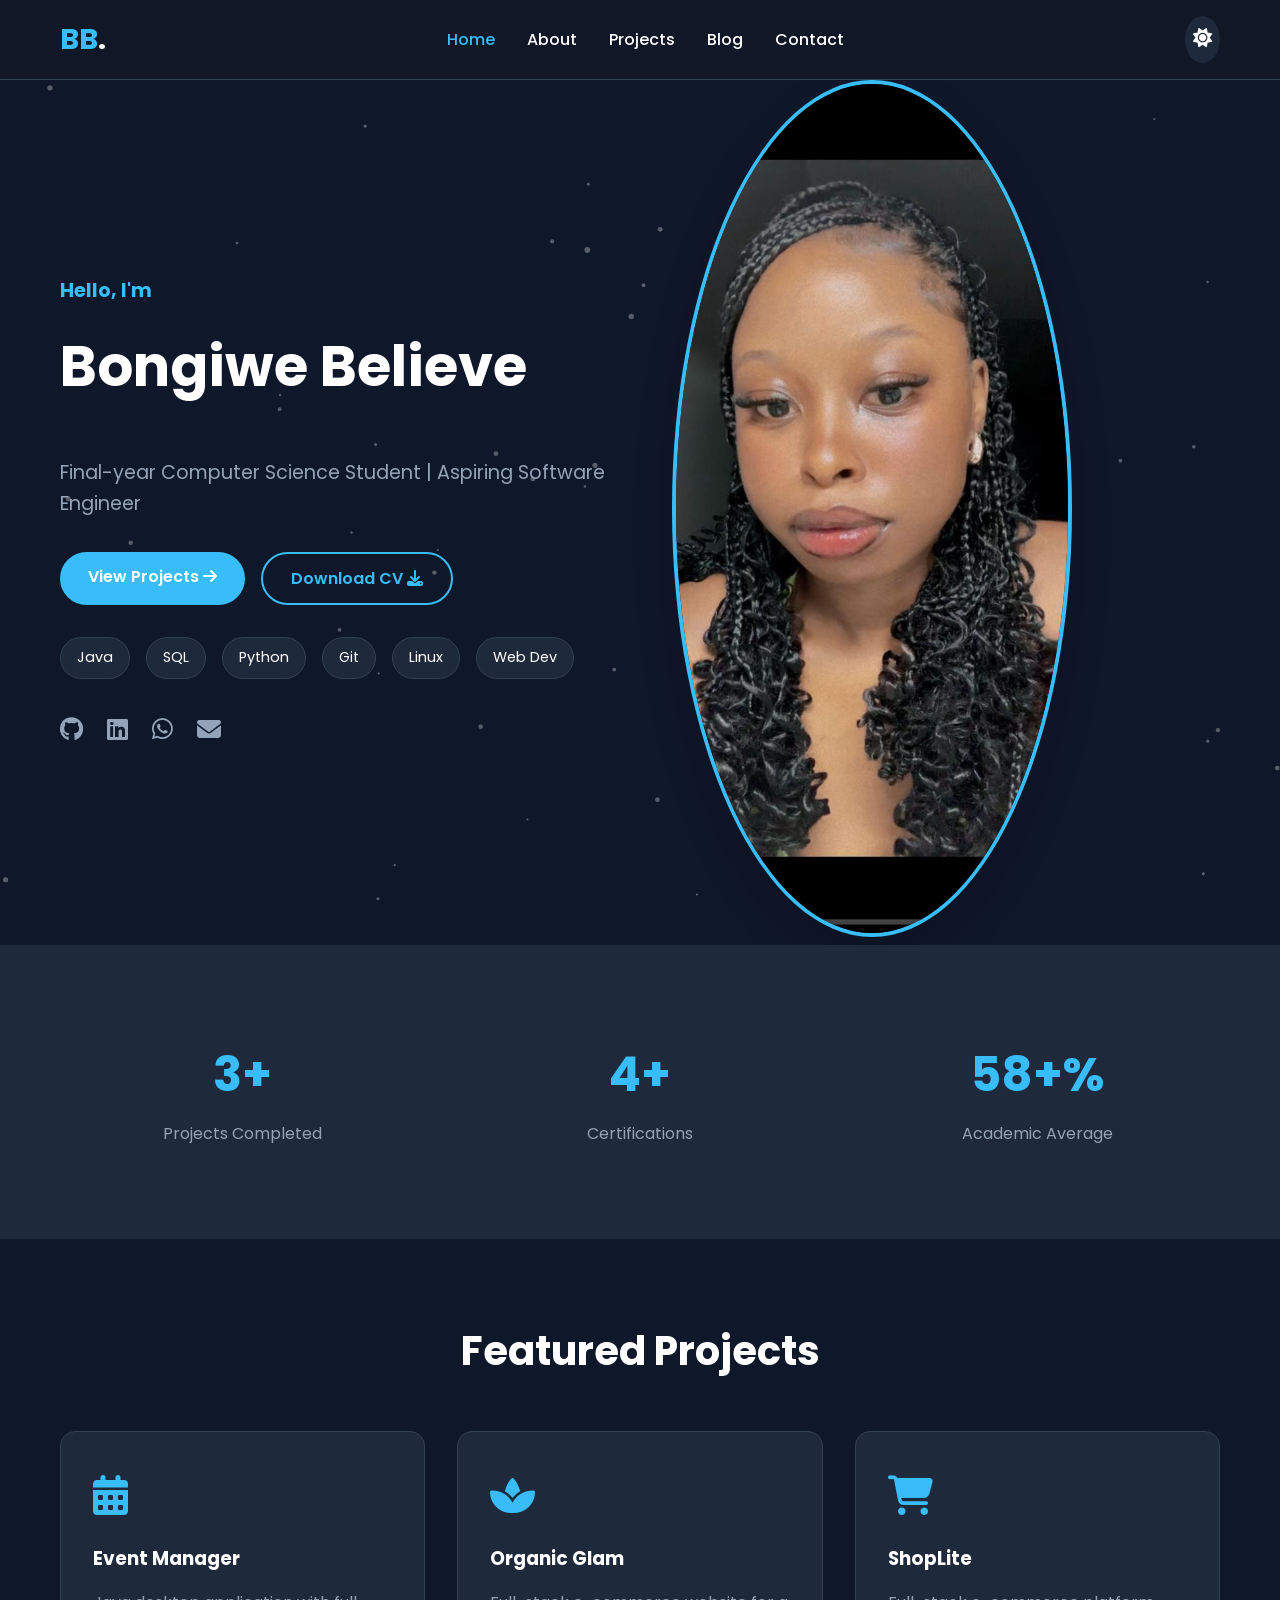
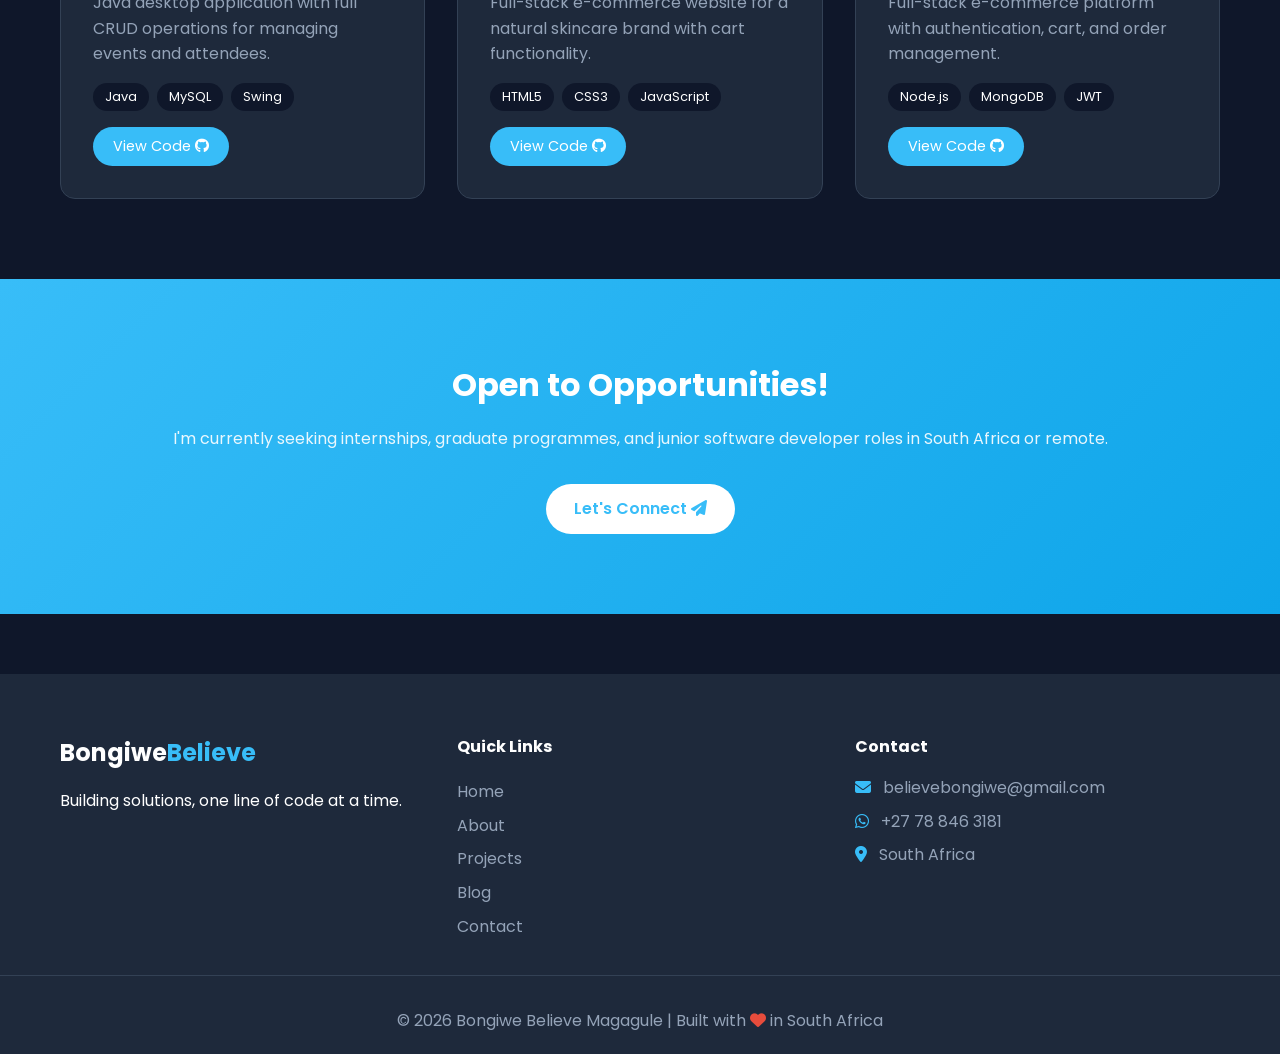
<file: index.html>
<!DOCTYPE html>
<html lang="en">
<head>
    <meta charset="UTF-8">
    <meta name="viewport" content="width=device-width, initial-scale=1.0">
    <title>Bongiwe Believe | Software Engineer Portfolio</title>
    <meta name="description" content="Bongiwe Believe Magagule - Computer Science student, Java developer, software engineer based in South Africa">
    <meta name="keywords" content="Bongiwe Believe, Java Developer, Software Engineer, Portfolio, South Africa, TUT">
    <meta name="author" content="Bongiwe Believe Magagule">
    <link rel="stylesheet" href="style.css">
    <link rel="stylesheet" href="https://cdnjs.cloudflare.com/ajax/libs/font-awesome/6.4.0/css/all.min.css">
    <link href="https://fonts.googleapis.com/css2?family=Poppins:wght@300;400;500;600;700;800&display=swap" rel="stylesheet">
</head>
<body>
    <canvas id="particles"></canvas>
    
    <!-- Navigation -->
    <nav>
        <div class="nav-container">
            <div class="logo">
                <a href="index.html">BB<span>.</span></a>
            </div>
            <ul class="nav-links">
                <li><a href="index.html" class="active">Home</a></li>
                <li><a href="about.html">About</a></li>
                <li><a href="projects.html">Projects</a></li>
                <li><a href="blog.html">Blog</a></li>
                <li><a href="contact.html">Contact</a></li>
            </ul>
            <div class="theme-toggle" onclick="toggleTheme()">
                <i class="fas fa-sun"></i>
            </div>
            <div class="menu-toggle" id="mobile-menu">
                <i class="fas fa-bars"></i>
            </div>
        </div>
    </nav>

    <!-- Hero Section -->
    <header class="hero">
        <div class="hero-content">
            <div class="hero-text">
                <h4>Hello, I'm</h4>
                <h1 id="typing"></h1>
                <p>Final-year Computer Science Student | Aspiring Software Engineer</p>
                <div class="hero-buttons">
                    <a href="projects.html" class="btn btn-primary">View Projects <i class="fas fa-arrow-right"></i></a>
                    <a href="MYCV.pdf" download class="btn btn-outline">Download CV <i class="fas fa-download"></i></a>
                </div>
                <div class="tech-stack">
                    <span>Java</span>
                    <span>SQL</span>
                    <span>Python</span>
                    <span>Git</span>
                    <span>Linux</span>
                    <span>Web Dev</span>
                </div>
                <div class="social-links">
                    <a href="https://github.com/Believe05" target="_blank"><i class="fab fa-github"></i></a>
                    <a href="https://linkedin.com/in/bongiwe-believe" target="_blank"><i class="fab fa-linkedin"></i></a>
                    <a href="https://wa.me/27788463181" target="_blank"><i class="fab fa-whatsapp"></i></a>
                    <a href="mailto:believebongiwe@gmail.com"><i class="fas fa-envelope"></i></a>
                </div>
            </div>
            <div class="hero-image"> 
                <img src="profile.jpeg" alt="Bongiwe Believe" onerror="this.src='https://via.placeholder.com/400x400?text=Profile'">
            </div>
        </div>
    </header>

    <!-- Stats Section -->
    <section class="stats fade">
        <div class="container">
            <div class="stats-grid">
                <div class="stat-card">
                    <div class="stat-number">
                        <span class="count" data-target="3">0</span><span>+</span>
                    </div>
                    <p>Projects Completed</p>
                </div>
                <div class="stat-card">
                    <div class="stat-number">
                        <span class="count" data-target="4">0</span><span>+</span>
                    </div>
                    <p>Certifications</p>
                </div>
                <div class="stat-card">
                    <div class="stat-number">
                        <span class="count" data-target="70">0</span><span>+%</span>
                    </div>
                    <p>Academic Average</p>
                </div>
                
            </div>
        </div>
    </section>

    <!-- Featured Projects -->
    <section class="featured-projects fade">
        <div class="container">
            <h2>Featured Projects</h2>
            <div class="projects-grid">
                <div class="project-card">
                    <div class="project-icon">
                        <i class="fas fa-calendar-alt"></i>
                    </div>
                    <h3>Event Manager</h3>
                    <p>Java desktop application with full CRUD operations for managing events and attendees.</p>
                    <div class="project-tech">
                        <span>Java</span>
                        <span>MySQL</span>
                        <span>Swing</span>
                    </div>
                    <a href="https://github.com/Believe05/EventManager" target="_blank" class="btn-small">View Code <i class="fab fa-github"></i></a>
                </div>
                <div class="project-card">
                    <div class="project-icon">
                        <i class="fas fa-spa"></i>
                    </div>
                    <h3>Organic Glam</h3>
                    <p>Full-stack e-commerce website for a natural skincare brand with cart functionality.</p>
                    <div class="project-tech">
                        <span>HTML5</span>
                        <span>CSS3</span>
                        <span>JavaScript</span>
                    </div>
                    <a href="https://github.com/Believe05/LukhanyisosOrganicGlam" target="_blank" class="btn-small">View Code <i class="fab fa-github"></i></a>
                </div>
                <div class="project-card">
                    <div class="project-icon">
                        <i class="fas fa-shopping-cart"></i>
                    </div>
                    <h3>ShopLite</h3>
                    <p>Full-stack e-commerce platform with authentication, cart, and order management.</p>
                    <div class="project-tech">
                        <span>Node.js</span>
                        <span>MongoDB</span>
                        <span>JWT</span>
                    </div>
                    <a href="https://github.com/Believe05/CodeAlpha_E-Commerce_Shoplite" target="_blank" class="btn-small">View Code <i class="fab fa-github"></i></a>
                </div>
            </div>
        </div>
    </section>

    <!-- Call to Action -->
    <section class="cta fade">
        <div class="container">
            <h2>Open to Opportunities!</h2>
            <p>I'm currently seeking internships, graduate programmes, and junior software developer roles in South Africa or remote.</p>
            <a href="contact.html" class="btn btn-primary">Let's Connect <i class="fas fa-paper-plane"></i></a>
        </div>
    </section>

    <!-- Footer -->
    <footer>
        <div class="footer-content">
            <div class="footer-logo">
                <h3>Bongiwe<span>Believe</span></h3>
                <p>Building solutions, one line of code at a time.</p>
            </div>
            <div class="footer-links">
                <h4>Quick Links</h4>
                <ul>
                    <li><a href="index.html">Home</a></li>
                    <li><a href="about.html">About</a></li>
                    <li><a href="projects.html">Projects</a></li>
                    <li><a href="blog.html">Blog</a></li>
                    <li><a href="contact.html">Contact</a></li>
                </ul>
            </div>
            <div class="footer-contact">
                <h4>Contact</h4>
                <p><i class="fas fa-envelope"></i> believebongiwe@gmail.com</p>
                <p><i class="fab fa-whatsapp"></i> +27 78 846 3181</p>
                <p><i class="fas fa-map-marker-alt"></i> South Africa</p>
            </div>
        </div>
        <div class="footer-bottom">
            <p>© 2026 Bongiwe Believe Magagule | Built with <i class="fas fa-heart"></i> in South Africa</p>
        </div>
    </footer>

    <script src="script.js"></script>
</body>
</html>
</file>
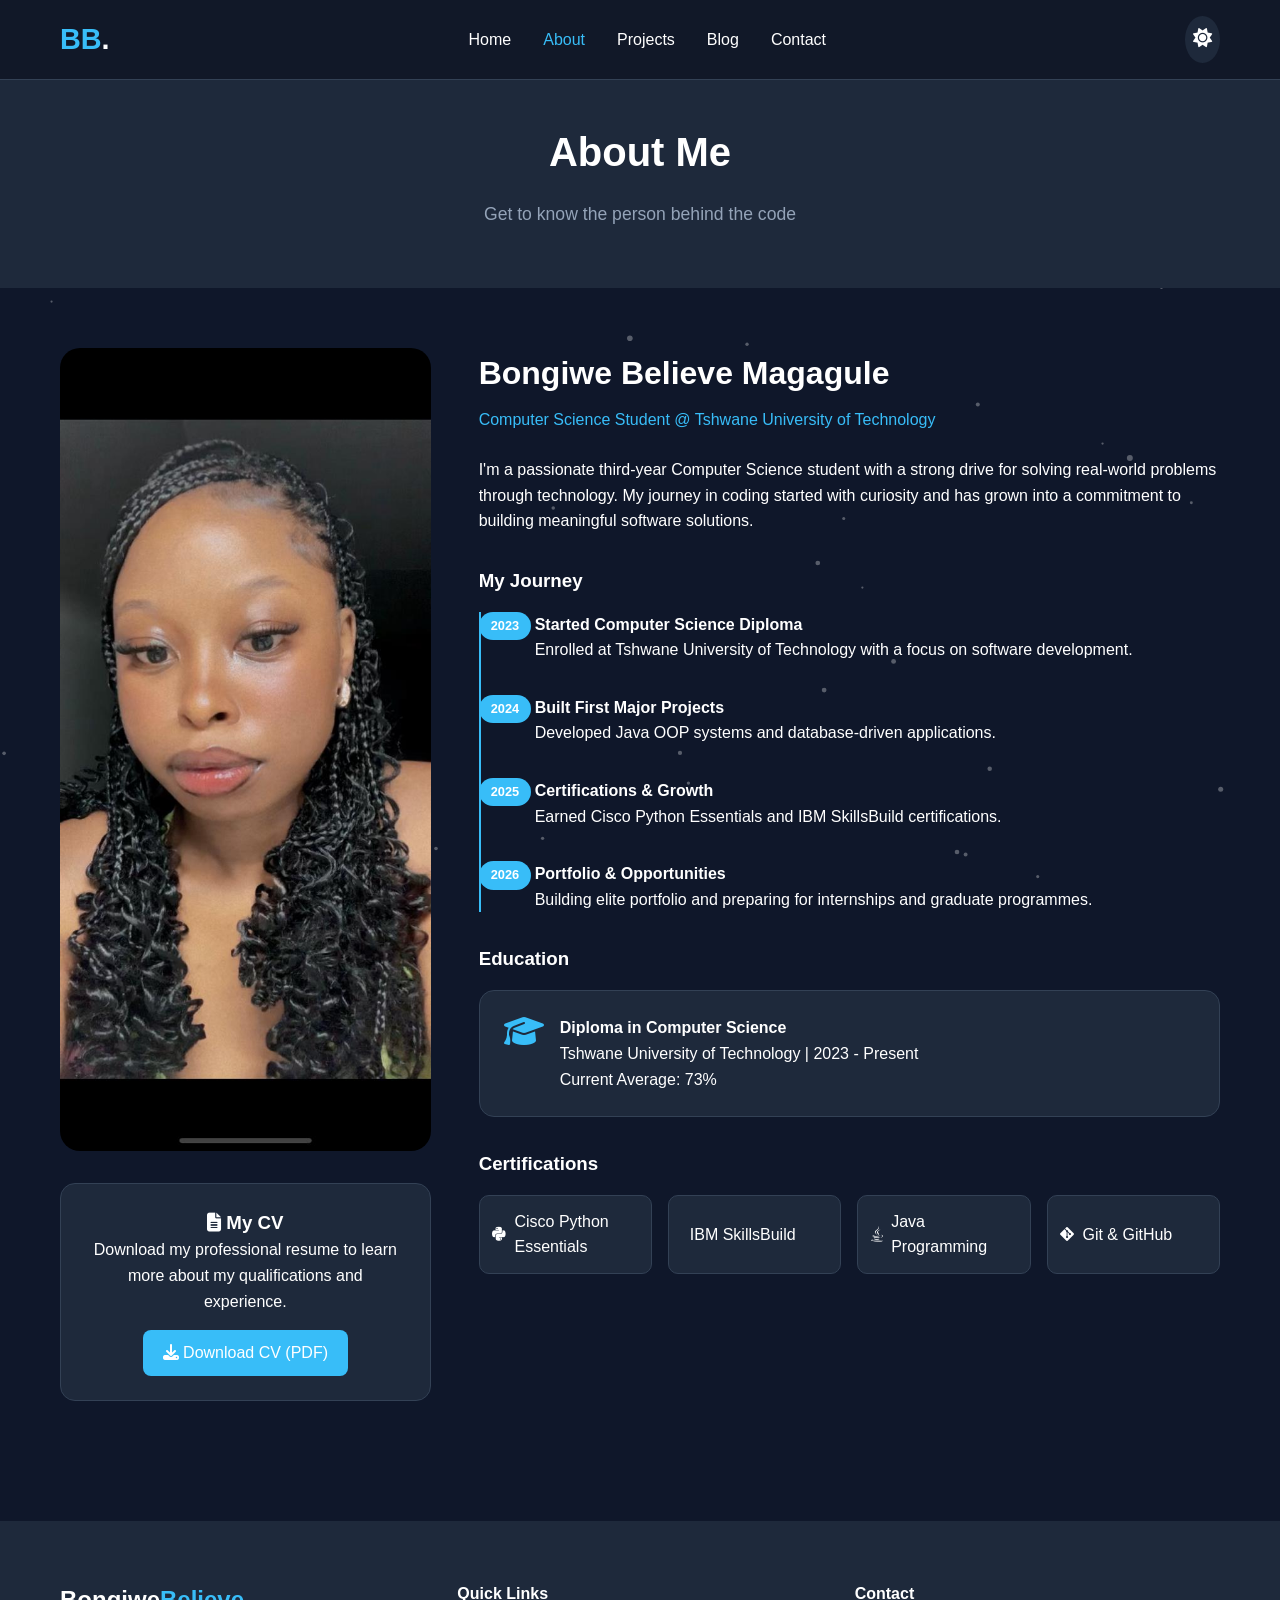
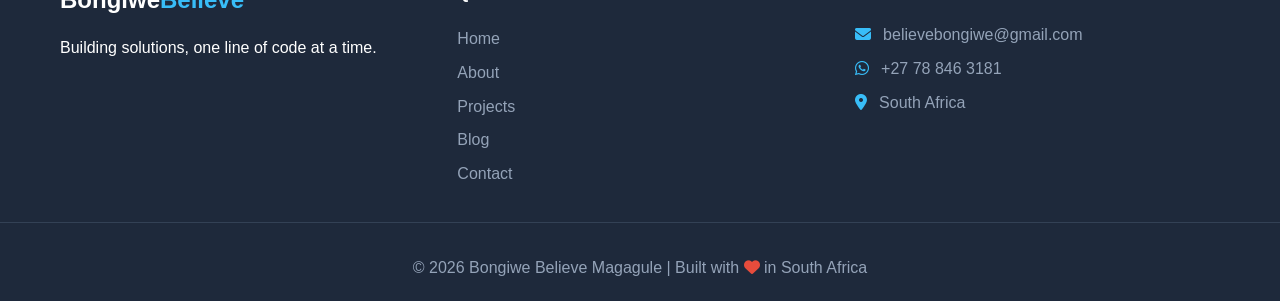
<file: about.html>
<!DOCTYPE html>
<html lang="en">
<head>
    <meta charset="UTF-8">
    <meta name="viewport" content="width=device-width, initial-scale=1.0">
    <title>About Me | Bongiwe Believe</title>
    <link rel="stylesheet" href="style.css">
    <link rel="stylesheet" href="https://cdnjs.cloudflare.com/ajax/libs/font-awesome/6.4.0/css/all.min.css">
</head>
<body>
    <canvas id="particles"></canvas>
    
    <nav>
        <div class="nav-container">
            <div class="logo">
                <a href="index.html">BB<span>.</span></a>
            </div>
            <ul class="nav-links">
                <li><a href="index.html">Home</a></li>
                <li><a href="about.html" class="active">About</a></li>
                <li><a href="projects.html">Projects</a></li>
                <li><a href="blog.html">Blog</a></li>
                <li><a href="contact.html">Contact</a></li>
            </ul>
            <div class="theme-toggle" onclick="toggleTheme()">
                <i class="fas fa-sun"></i>
            </div>
            <div class="menu-toggle">
                <i class="fas fa-bars"></i>
            </div>
        </div>
    </nav>

    <main>
        <section class="page-header">
            <div class="container">
                <h1>About Me</h1>
                <p>Get to know the person behind the code</p>
            </div>
        </section>

        <section class="about-content fade">
            <div class="container">
                <div class="about-grid">
                    <div class="about-image">
                        <img src="profile.jpeg" alt="Bongiwe Believe" onerror="this.src='https://via.placeholder.com/500x500?text=Photo'">
                        <div class="cv-download-card">
                            <h3><i class="fas fa-file-alt"></i> My CV</h3>
                            <p>Download my professional resume to learn more about my qualifications and experience.</p>
                            <a href="MYCV.pdf" download class="btn-cv">
                                <i class="fas fa-download"></i> Download CV (PDF)
                            </a>
                        </div>
                    </div>
                    <div class="about-text">
                        <h2>Bongiwe Believe Magagule</h2>
                        <p class="subtitle">Computer Science Student @ Tshwane University of Technology</p>
                        
                        <p>I'm a passionate third-year Computer Science student with a strong drive for solving real-world problems through technology. My journey in coding started with curiosity and has grown into a commitment to building meaningful software solutions.</p>
                        
                        <h3>My Journey</h3>
                        <div class="timeline">
                            <div class="timeline-item">
                                <div class="timeline-year">2023</div>
                                <div class="timeline-content">
                                    <h4>Started Computer Science Diploma</h4>
                                    <p>Enrolled at Tshwane University of Technology with a focus on software development.</p>
                                </div>
                            </div>
                            <div class="timeline-item">
                                <div class="timeline-year">2024</div>
                                <div class="timeline-content">
                                    <h4>Built First Major Projects</h4>
                                    <p>Developed Java OOP systems and database-driven applications.</p>
                                </div>
                            </div>
                            <div class="timeline-item">
                                <div class="timeline-year">2025</div>
                                <div class="timeline-content">
                                    <h4>Certifications & Growth</h4>
                                    <p>Earned Cisco Python Essentials and IBM SkillsBuild certifications.</p>
                                </div>
                            </div>
                            <div class="timeline-item">
                                <div class="timeline-year">2026</div>
                                <div class="timeline-content">
                                    <h4>Portfolio & Opportunities</h4>
                                    <p>Building elite portfolio and preparing for internships and graduate programmes.</p>
                                </div>
                            </div>
                        </div>

                        <h3>Education</h3>
                        <div class="education-card">
                            <i class="fas fa-graduation-cap"></i>
                            <div>
                                <h4>Diploma in Computer Science</h4>
                                <p>Tshwane University of Technology | 2023 - Present</p>
                                <p>Current Average: 73%</p>
                            </div>
                        </div>

                        <h3>Certifications</h3>
                        <div class="cert-grid">
                            <div class="cert-item">
                                <i class="fab fa-python"></i>
                                <span>Cisco Python Essentials</span>
                            </div>
                            <div class="cert-item">
                                <i class="fab fa-ibm"></i>
                                <span>IBM SkillsBuild</span>
                            </div>
                            <div class="cert-item">
                                <i class="fab fa-java"></i>
                                <span>Java Programming</span>
                            </div>
                            <div class="cert-item">
                                <i class="fab fa-git-alt"></i>
                                <span>Git & GitHub</span>
                            </div>
                        </div>
                    </div>
                </div>
            </div>
        </section>
    </main>

    <footer>
        <div class="footer-content">
            <div class="footer-logo">
                <h3>Bongiwe<span>Believe</span></h3>
                <p>Building solutions, one line of code at a time.</p>
            </div>
            <div class="footer-links">
                <h4>Quick Links</h4>
                <ul>
                    <li><a href="index.html">Home</a></li>
                    <li><a href="about.html">About</a></li>
                    <li><a href="projects.html">Projects</a></li>
                    <li><a href="blog.html">Blog</a></li>
                    <li><a href="contact.html">Contact</a></li>
                </ul>
            </div>
            <div class="footer-contact">
                <h4>Contact</h4>
                <p><i class="fas fa-envelope"></i> believebongiwe@gmail.com</p>
                <p><i class="fab fa-whatsapp"></i> +27 78 846 3181</p>
                <p><i class="fas fa-map-marker-alt"></i> South Africa</p>
            </div>
        </div>
        <div class="footer-bottom">
            <p>© 2026 Bongiwe Believe Magagule | Built with <i class="fas fa-heart"></i> in South Africa</p>
        </div>
    </footer>

    <script src="script.js"></script>
</body>
</html>
</file>
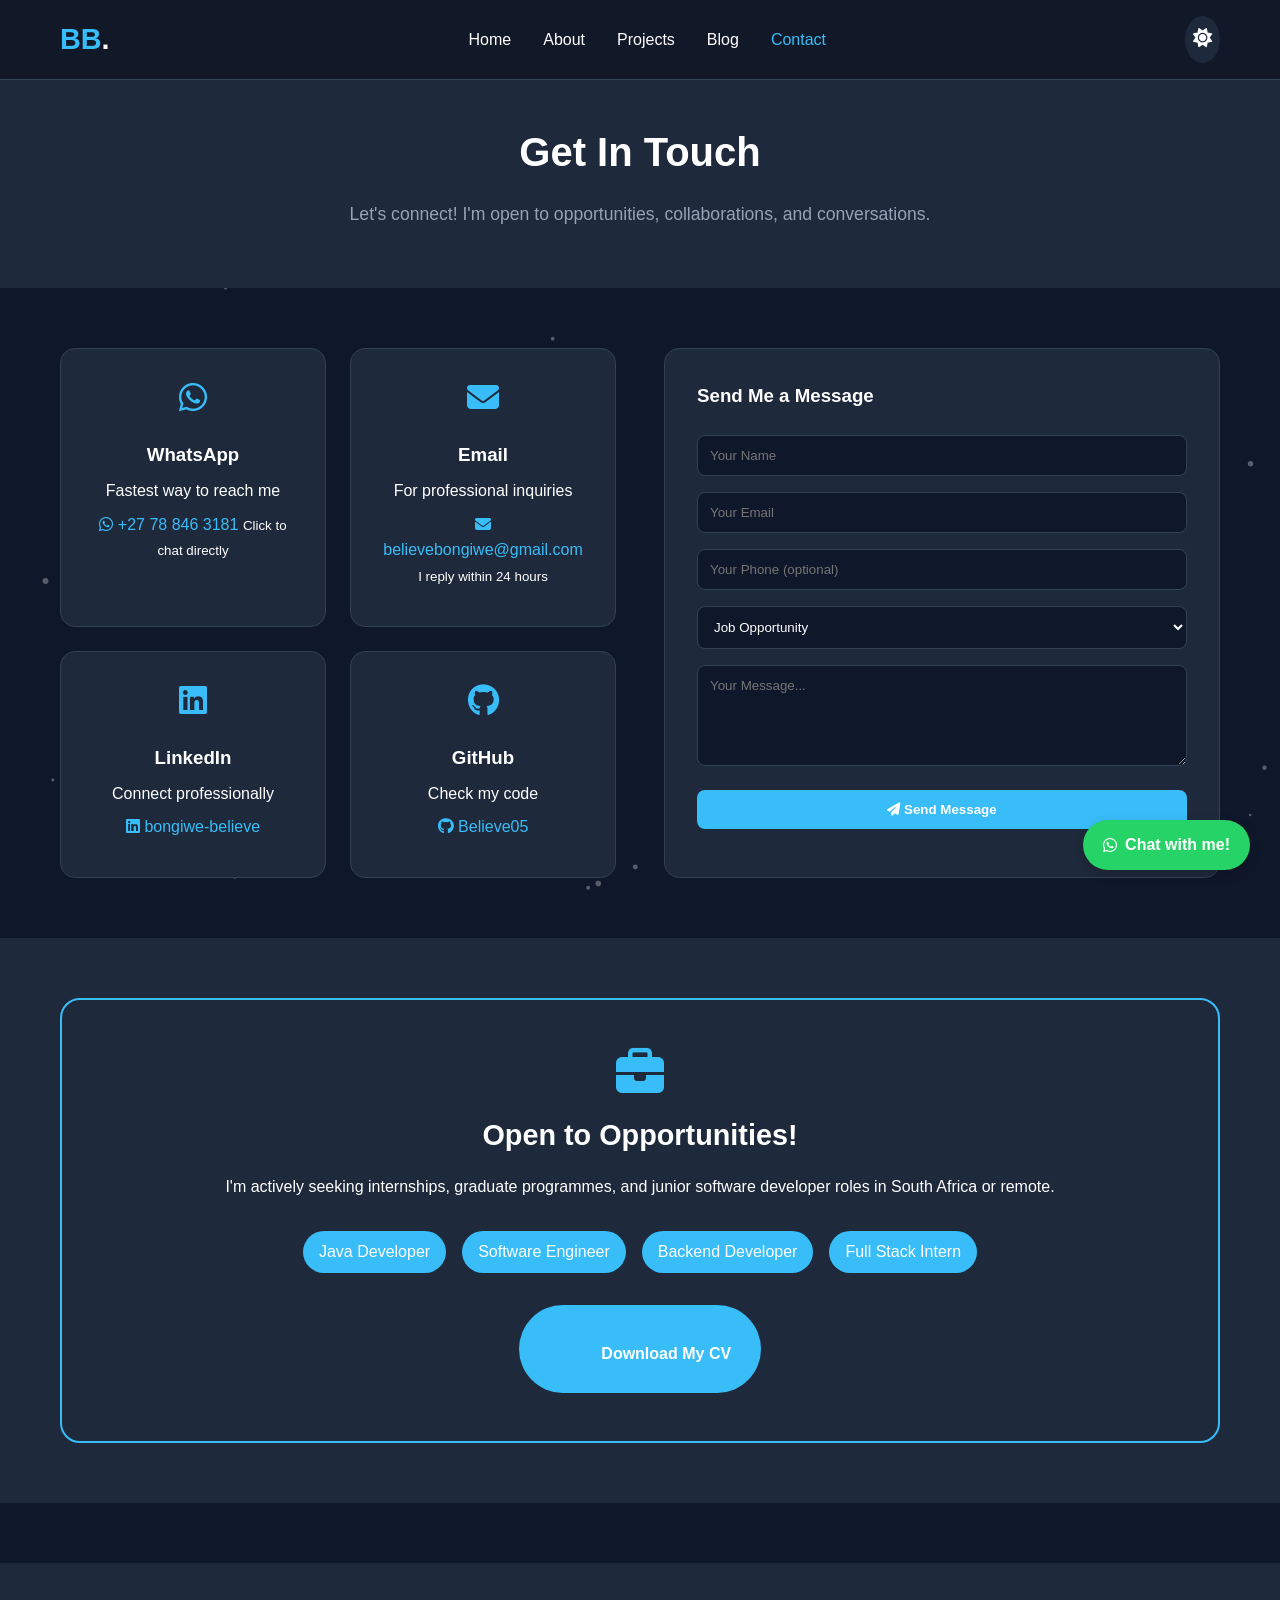
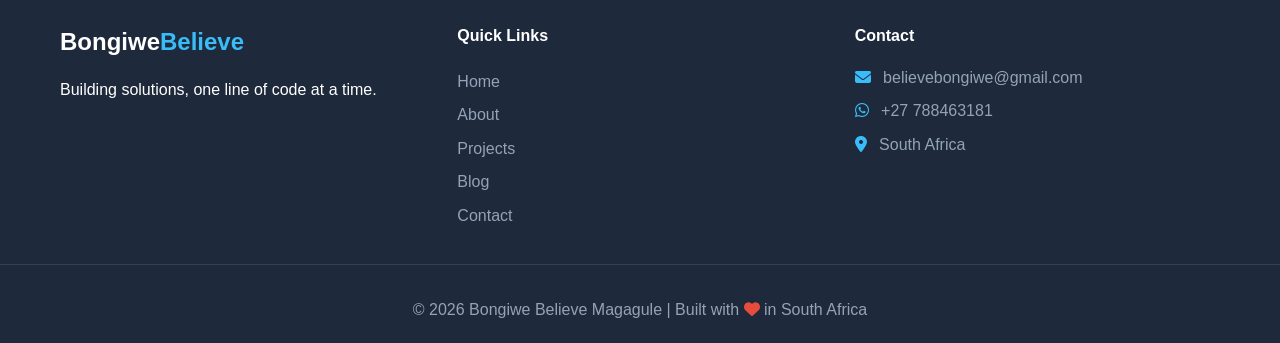
<file: contact.html>
<!DOCTYPE html>
<html lang="en">
<head>
    <meta charset="UTF-8">
    <meta name="viewport" content="width=device-width, initial-scale=1.0">
    <title>Contact Me | Bongiwe Believe</title>
    <link rel="stylesheet" href="style.css">
    <link rel="stylesheet" href="https://cdnjs.cloudflare.com/ajax/libs/font-awesome/6.4.0/css/all.min.css">
</head>
<body>
    <canvas id="particles"></canvas>
    
    <nav>
        <div class="nav-container">
            <div class="logo">
                <a href="index.html">BB<span>.</span></a>
            </div>
            <ul class="nav-links">
                <li><a href="index.html">Home</a></li>
                <li><a href="about.html">About</a></li>
                <li><a href="projects.html">Projects</a></li>
                <li><a href="blog.html">Blog</a></li>
                <li><a href="contact.html" class="active">Contact</a></li>
            </ul>
            <div class="theme-toggle" onclick="toggleTheme()">
                <i class="fas fa-sun"></i>
            </div>
            <div class="menu-toggle">
                <i class="fas fa-bars"></i>
            </div>
        </div>
    </nav>

    <main>
        <section class="page-header">
            <div class="container">
                <h1>Get In Touch</h1>
                <p>Let's connect! I'm open to opportunities, collaborations, and conversations.</p>
            </div>
        </section>

        <section class="contact-full fade">
            <div class="container">
                <div class="contact-grid">
                    <!-- Contact Info Cards -->
                    <div class="contact-cards">
                        <div class="contact-card">
                            <div class="contact-icon">
                                <i class="fab fa-whatsapp"></i>
                            </div>
                            <h3>WhatsApp</h3>
                            <p>Fastest way to reach me</p>
                            <a href="https://wa.me/27791234567" target="_blank" class="contact-link">
                                <i class="fab fa-whatsapp"></i> +27 78 846 3181
                            </a>
                            <small>Click to chat directly</small>
                        </div>

                        <div class="contact-card">
                            <div class="contact-icon">
                                <i class="fas fa-envelope"></i>
                            </div>
                            <h3>Email</h3>
                            <p>For professional inquiries</p>
                            <a href="mailto:believebongiwe@gmail.com" class="contact-link">
                                <i class="fas fa-envelope"></i> believebongiwe@gmail.com
                            </a>
                            <small>I reply within 24 hours</small>
                        </div>

                        <div class="contact-card">
                            <div class="contact-icon">
                                <i class="fab fa-linkedin"></i>
                            </div>
                            <h3>LinkedIn</h3>
                            <p>Connect professionally</p>
                            <a href="https://linkedin.com/in/bongiwe-believe" target="_blank" class="contact-link">
                                <i class="fab fa-linkedin"></i> bongiwe-believe
                            </a>
                        </div>

                        <div class="contact-card">
                            <div class="contact-icon">
                                <i class="fab fa-github"></i>
                            </div>
                            <h3>GitHub</h3>
                            <p>Check my code</p>
                            <a href="https://github.com/Believe05" target="_blank" class="contact-link">
                                <i class="fab fa-github"></i> Believe05
                            </a>
                        </div>
                    </div>

                    <!-- Contact Form -->
                    <div class="contact-form-container">
                        <h3>Send Me a Message</h3>
                        <form id="contact-form" class="contact-form">
                            <div class="form-group">
                                <input type="text" id="name" placeholder="Your Name" required>
                            </div>
                            <div class="form-group">
                                <input type="email" id="email" placeholder="Your Email" required>
                            </div>
                            <div class="form-group">
                                <input type="tel" id="phone" placeholder="Your Phone (optional)">
                            </div>
                            <div class="form-group">
                                <select id="subject">
                                    <option value="job">Job Opportunity</option>
                                    <option value="internship">Internship</option>
                                    <option value="project">Project Collaboration</option>
                                    <option value="other">Other</option>
                                </select>
                            </div>
                            <div class="form-group">
                                <textarea id="message" rows="5" placeholder="Your Message..." required></textarea>
                            </div>
                            <button type="submit" class="btn-submit">
                                <i class="fas fa-paper-plane"></i> Send Message
                            </button>
                            <p id="form-status" class="form-status"></p>
                        </form>
                    </div>
                </div>
            </div>
        </section>

        <!-- Recruiters Section -->
        <section class="recruiters fade">
            <div class="container">
                <div class="recruiter-card">
                    <i class="fas fa-briefcase"></i>
                    <h3>Open to Opportunities!</h3>
                    <p>I'm actively seeking internships, graduate programmes, and junior software developer roles in South Africa or remote.</p>
                    <div class="recruiter-badges">
                        <span>Java Developer</span>
                        <span>Software Engineer</span>
                        <span>Backend Developer</span>
                        <span>Full Stack Intern</span>
                    </div>
                    <a href="MYCV.pdf" download class="btn-cv-large">
                        <i class="fas fa-download"></i> Download My CV
                    </a>
                </div>
            </div>
        </section>
    </main>

    <!-- WhatsApp Float Button -->
    <div class="whatsapp-float">
        <a href="https://wa.me/27788463181" target="_blank">
            <i class="fab fa-whatsapp"></i>
            <span>Chat with me!</span>
        </a>
    </div>

    <footer>
        <div class="footer-content">
            <div class="footer-logo">
                <h3>Bongiwe<span>Believe</span></h3>
                <p>Building solutions, one line of code at a time.</p>
            </div>
            <div class="footer-links">
                <h4>Quick Links</h4>
                <ul>
                    <li><a href="index.html">Home</a></li>
                    <li><a href="about.html">About</a></li>
                    <li><a href="projects.html">Projects</a></li>
                    <li><a href="blog.html">Blog</a></li>
                    <li><a href="contact.html">Contact</a></li>
                </ul>
            </div>
            <div class="footer-contact">
                <h4>Contact</h4>
                <p><i class="fas fa-envelope"></i> believebongiwe@gmail.com</p>
                <p><i class="fab fa-whatsapp"></i> +27 788463181</p>
                <p><i class="fas fa-map-marker-alt"></i> South Africa</p>
            </div>
        </div>
        <div class="footer-bottom">
            <p>© 2026 Bongiwe Believe Magagule | Built with <i class="fas fa-heart"></i> in South Africa</p>
        </div>
    </footer>

    <script src="script.js"></script>
</body>
</html>
</file>
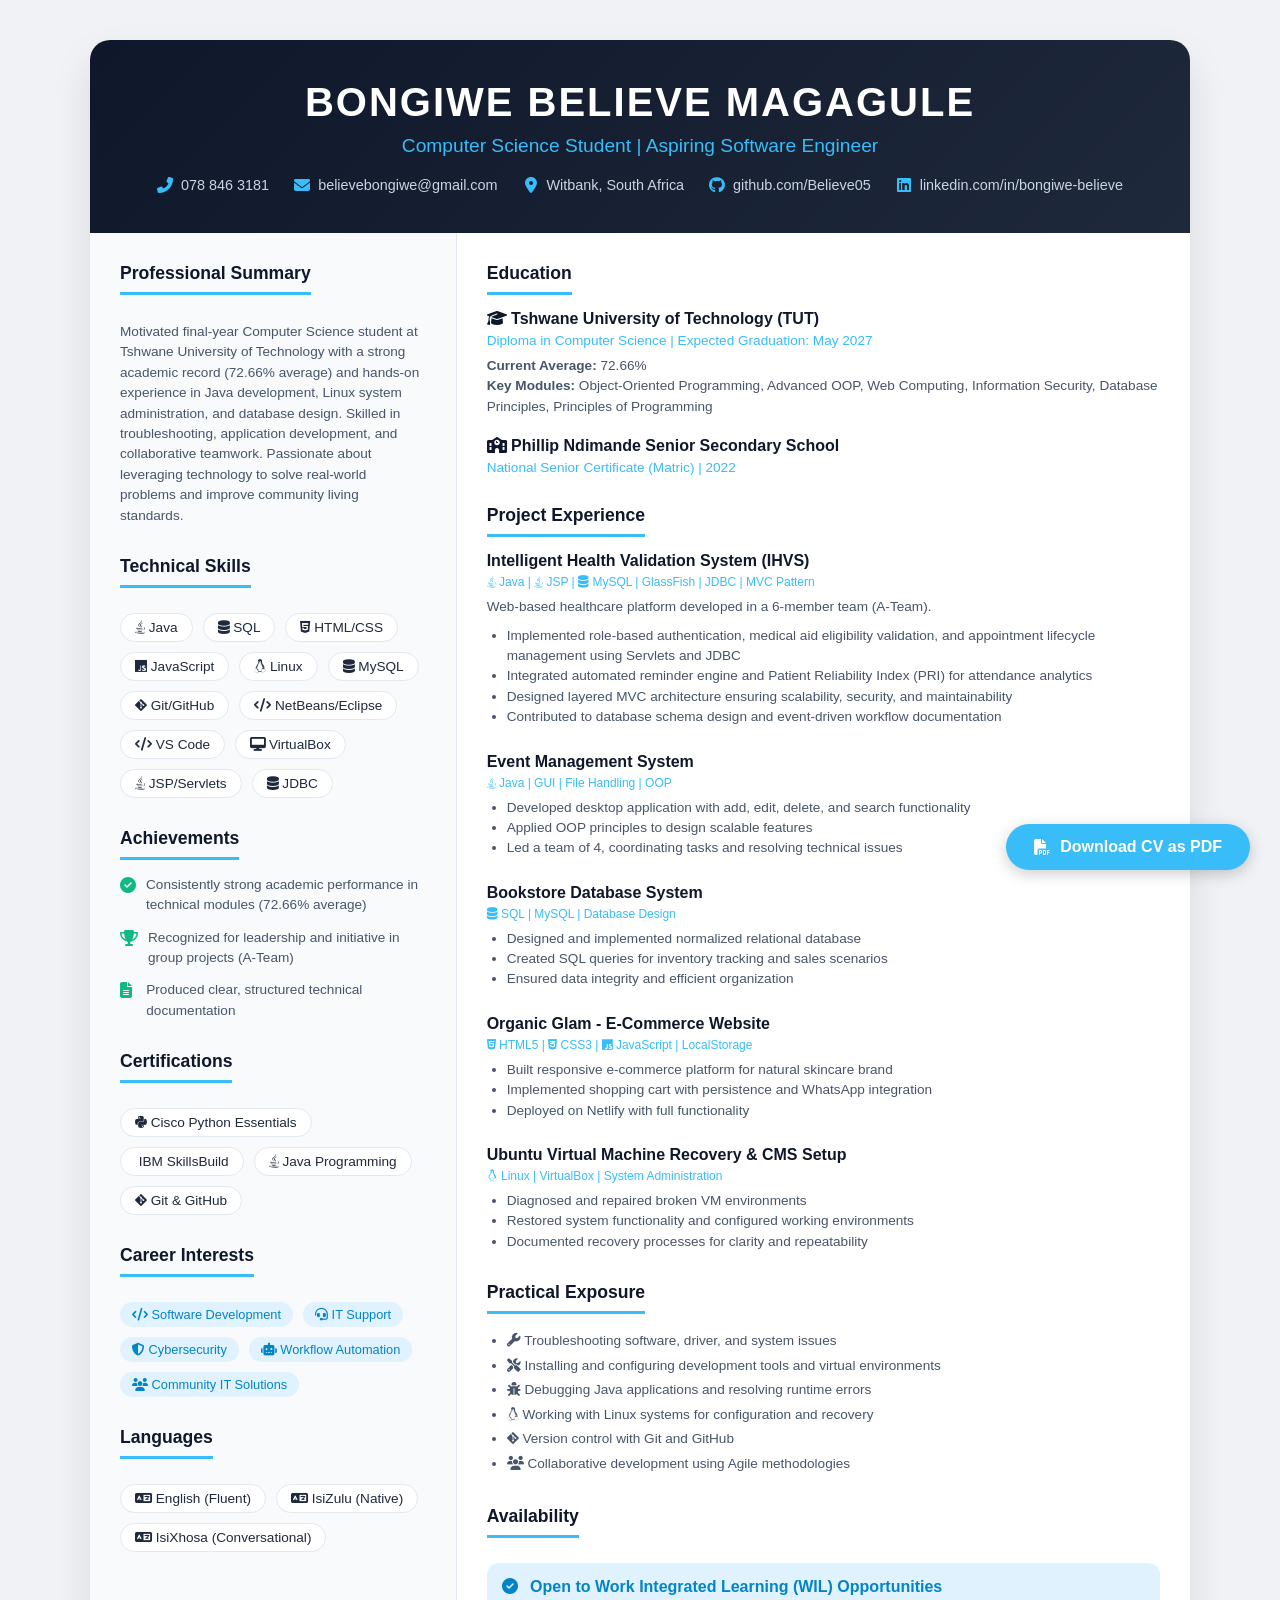
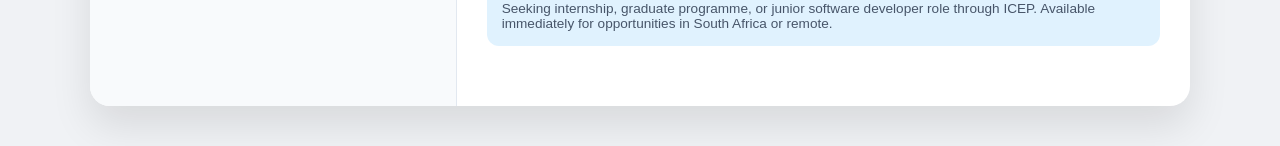
<file: MYCV.html>
<!DOCTYPE html>
<html lang="en">
<head>
    <meta charset="UTF-8">
    <meta name="viewport" content="width=device-width, initial-scale=1.0">
    <title>Bongiwe Believe Magagule - CV</title>
    <!-- Font Awesome Icons -->
    <link rel="stylesheet" href="https://cdnjs.cloudflare.com/ajax/libs/font-awesome/6.4.0/css/all.min.css">
    <style>
        * {
            margin: 0;
            padding: 0;
            box-sizing: border-box;
        }

        body {
            font-family: 'Segoe UI', 'Poppins', 'Arial', sans-serif;
            background: #f0f2f5;
            padding: 40px 20px;
            color: #1a1a2e;
        }

        .cv-container {
            max-width: 1100px;
            margin: 0 auto;
            background: white;
            border-radius: 20px;
            box-shadow: 0 20px 40px rgba(0,0,0,0.1);
            overflow: hidden;
        }

        .cv-header {
            background: linear-gradient(135deg, #0f172a, #1e293b);
            color: white;
            padding: 40px;
            text-align: center;
        }

        .cv-header h1 {
            font-size: 2.5rem;
            margin-bottom: 10px;
            letter-spacing: 2px;
        }

        .cv-header .title {
            font-size: 1.2rem;
            color: #38bdf8;
            margin-bottom: 20px;
        }

        .contact-bar {
            display: flex;
            justify-content: center;
            flex-wrap: wrap;
            gap: 25px;
            margin-top: 20px;
        }

        .contact-bar span {
            display: inline-flex;
            align-items: center;
            gap: 8px;
            font-size: 0.9rem;
            color: #cbd5e1;
        }

        .contact-bar i {
            color: #38bdf8;
            font-size: 1rem;
            width: 16px;
        }

        .cv-body {
            display: grid;
            grid-template-columns: 1fr 2fr;
            gap: 0;
        }

        .cv-left {
            background: #f8fafc;
            padding: 30px;
            border-right: 1px solid #e2e8f0;
        }

        .cv-right {
            padding: 30px;
        }

        .section {
            margin-bottom: 30px;
        }

        .section-title {
            font-size: 1.1rem;
            font-weight: 700;
            color: #0f172a;
            margin-bottom: 15px;
            padding-bottom: 8px;
            border-bottom: 3px solid #38bdf8;
            display: inline-block;
        }

        .skills-list {
            display: flex;
            flex-wrap: wrap;
            gap: 10px;
            margin-top: 10px;
        }

        .skill-tag {
            background: white;
            border: 1px solid #e2e8f0;
            padding: 6px 14px;
            border-radius: 20px;
            font-size: 0.85rem;
            color: #1e293b;
            transition: all 0.3s ease;
        }

        .skill-tag:hover {
            background: #38bdf8;
            color: white;
            border-color: #38bdf8;
        }

        .achievement-item {
            display: flex;
            align-items: flex-start;
            gap: 10px;
            margin-bottom: 12px;
        }

        .achievement-item i {
            color: #10b981;
            font-size: 1rem;
            margin-top: 2px;
            width: 18px;
        }

        .achievement-item p {
            color: #475569;
            font-size: 0.85rem;
            line-height: 1.5;
        }

        .interests-list {
            display: flex;
            flex-wrap: wrap;
            gap: 10px;
            margin-top: 10px;
        }

        .interest-tag {
            background: #e0f2fe;
            color: #0284c7;
            padding: 5px 12px;
            border-radius: 20px;
            font-size: 0.8rem;
            font-weight: 500;
        }

        .education-item {
            margin-bottom: 20px;
        }

        .education-item h3 {
            font-size: 1rem;
            color: #0f172a;
            margin-bottom: 5px;
        }

        .education-item .meta {
            color: #38bdf8;
            font-size: 0.85rem;
            font-weight: 500;
            margin-bottom: 8px;
        }

        .education-item p {
            color: #475569;
            font-size: 0.85rem;
            line-height: 1.5;
        }

        .project-item {
            margin-bottom: 25px;
        }

        .project-item h3 {
            font-size: 1rem;
            color: #0f172a;
            margin-bottom: 5px;
        }

        .project-item .tech-stack {
            font-size: 0.75rem;
            color: #38bdf8;
            font-weight: 500;
            margin-bottom: 8px;
        }

        .project-item p {
            color: #475569;
            font-size: 0.85rem;
            line-height: 1.5;
            margin-bottom: 8px;
        }

        .project-item ul {
            padding-left: 20px;
            color: #475569;
            font-size: 0.85rem;
            line-height: 1.5;
        }

        .availability-box {
            background: #e0f2fe;
            padding: 15px;
            border-radius: 12px;
            margin-top: 10px;
        }

        .availability-box i {
            color: #0284c7;
            margin-right: 8px;
        }

        .availability-box p:first-child {
            color: #0284c7;
            font-weight: 600;
            margin-bottom: 5px;
        }

        .availability-box p:last-child {
            font-size: 0.85rem;
            color: #475569;
        }

        /* PRINT STYLES */
        @media print {
            body {
                background: white;
                padding: 0;
                margin: 0;
            }
            
            .cv-container {
                margin: 0;
                padding: 0;
                box-shadow: none;
                border-radius: 0;
                max-width: 100%;
            }
            
            .cv-header {
                background: #0f172a;
                -webkit-print-color-adjust: exact;
                print-color-adjust: exact;
            }
            
            .skill-tag, .interest-tag, .availability-box {
                -webkit-print-color-adjust: exact;
                print-color-adjust: exact;
            }
            
            .download-btn {
                display: none;
            }
            
            @page {
                margin: 0.3in;
                size: A4;
            }
            
            @page :header {
                display: none;
            }
            
            @page :footer {
                display: none;
            }
        }

        .download-btn {
            position: fixed;
            bottom: 30px;
            right: 30px;
            background: #38bdf8;
            color: white;
            border: none;
            padding: 14px 28px;
            border-radius: 50px;
            font-size: 1rem;
            font-weight: bold;
            cursor: pointer;
            box-shadow: 0 4px 15px rgba(0,0,0,0.2);
            z-index: 1000;
            display: flex;
            align-items: center;
            gap: 10px;
        }

        .download-btn:hover {
            background: #0ea5e9;
            transform: scale(1.05);
        }

        @media (max-width: 768px) {
            .cv-body {
                grid-template-columns: 1fr;
            }
            .cv-left {
                border-right: none;
                border-bottom: 1px solid #e2e8f0;
            }
            .contact-bar {
                flex-direction: column;
                align-items: center;
                gap: 10px;
            }
            .cv-header h1 {
                font-size: 1.8rem;
            }
        }
    </style>
</head>
<body>
    <div class="cv-container" id="cv-content">
        <div class="cv-header">
            <h1>BONGIWE BELIEVE MAGAGULE</h1>
            <div class="title">Computer Science Student | Aspiring Software Engineer</div>
            <div class="contact-bar">
                <span><i class="fas fa-phone-alt"></i> 078 846 3181</span>
                <span><i class="fas fa-envelope"></i> believebongiwe@gmail.com</span>
                <span><i class="fas fa-map-marker-alt"></i> Witbank, South Africa</span>
                <span><i class="fab fa-github"></i> github.com/Believe05</span>
                <span><i class="fab fa-linkedin"></i> linkedin.com/in/bongiwe-believe</span>
            </div>
        </div>

        <div class="cv-body">
            <div class="cv-left">
                <div class="section">
                    <h3 class="section-title">Professional Summary</h3>
                    <p style="font-size: 0.85rem; line-height: 1.5; color: #475569; margin-top: 12px;">
                        Motivated final-year Computer Science student at Tshwane University of Technology with a strong academic record (72.66% average) and hands-on experience in Java development, Linux system administration, and database design. Skilled in troubleshooting, application development, and collaborative teamwork. Passionate about leveraging technology to solve real-world problems and improve community living standards.
                    </p>
                </div>

                <div class="section">
                    <h3 class="section-title">Technical Skills</h3>
                    <div class="skills-list">
                        <span class="skill-tag"><i class="fab fa-java"></i> Java</span>
                        <span class="skill-tag"><i class="fas fa-database"></i> SQL</span>
                        <span class="skill-tag"><i class="fab fa-html5"></i> HTML/CSS</span>
                        <span class="skill-tag"><i class="fab fa-js"></i> JavaScript</span>
                        <span class="skill-tag"><i class="fab fa-linux"></i> Linux</span>
                        <span class="skill-tag"><i class="fas fa-database"></i> MySQL</span>
                        <span class="skill-tag"><i class="fab fa-git-alt"></i> Git/GitHub</span>
                        <span class="skill-tag"><i class="fas fa-code"></i> NetBeans/Eclipse</span>
                        <span class="skill-tag"><i class="fas fa-code"></i> VS Code</span>
                        <span class="skill-tag"><i class="fas fa-desktop"></i> VirtualBox</span>
                        <span class="skill-tag"><i class="fab fa-java"></i> JSP/Servlets</span>
                        <span class="skill-tag"><i class="fas fa-database"></i> JDBC</span>
                    </div>
                </div>

                <div class="section">
                    <h3 class="section-title">Achievements</h3>
                    <div class="achievement-item">
                        <i class="fas fa-check-circle"></i>
                        <p>Consistently strong academic performance in technical modules (72.66% average)</p>
                    </div>
                    <div class="achievement-item">
                        <i class="fas fa-trophy"></i>
                        <p>Recognized for leadership and initiative in group projects (A-Team)</p>
                    </div>
                    <div class="achievement-item">
                        <i class="fas fa-file-alt"></i>
                        <p>Produced clear, structured technical documentation</p>
                    </div>
                </div>

                <div class="section">
                    <h3 class="section-title">Certifications</h3>
                    <div class="skills-list">
                        <span class="skill-tag"><i class="fab fa-python"></i> Cisco Python Essentials</span>
                        <span class="skill-tag"><i class="fab fa-ibm"></i> IBM SkillsBuild</span>
                        <span class="skill-tag"><i class="fab fa-java"></i> Java Programming</span>
                        <span class="skill-tag"><i class="fab fa-git-alt"></i> Git & GitHub</span>
                    </div>
                </div>

                <div class="section">
                    <h3 class="section-title">Career Interests</h3>
                    <div class="interests-list">
                        <span class="interest-tag"><i class="fas fa-code"></i> Software Development</span>
                        <span class="interest-tag"><i class="fas fa-headset"></i> IT Support</span>
                        <span class="interest-tag"><i class="fas fa-shield-alt"></i> Cybersecurity</span>
                        <span class="interest-tag"><i class="fas fa-robot"></i> Workflow Automation</span>
                        <span class="interest-tag"><i class="fas fa-users"></i> Community IT Solutions</span>
                    </div>
                </div>

                <div class="section">
                    <h3 class="section-title">Languages</h3>
                    <div class="skills-list">
                        <span class="skill-tag"><i class="fas fa-language"></i> English (Fluent)</span>
                        <span class="skill-tag"><i class="fas fa-language"></i> IsiZulu (Native)</span>
                        <span class="skill-tag"><i class="fas fa-language"></i> IsiXhosa (Conversational)</span>
                    </div>
                </div>
            </div>

            <div class="cv-right">
                <div class="section">
                    <h3 class="section-title">Education</h3>
                    <div class="education-item">
                        <h3><i class="fas fa-graduation-cap"></i> Tshwane University of Technology (TUT)</h3>
                        <div class="meta">Diploma in Computer Science | Expected Graduation: May 2027</div>
                        <p><strong>Current Average:</strong> 72.66%</p>
                        <p><strong>Key Modules:</strong> Object-Oriented Programming, Advanced OOP, Web Computing, Information Security, Database Principles, Principles of Programming</p>
                    </div>
                    <div class="education-item">
                        <h3><i class="fas fa-school"></i> Phillip Ndimande Senior Secondary School</h3>
                        <div class="meta">National Senior Certificate (Matric) | 2022</div>
                    </div>
                </div>

                <div class="section">
                    <h3 class="section-title">Project Experience</h3>
                    
                    <div class="project-item">
                        <h3>Intelligent Health Validation System (IHVS)</h3>
                        <div class="tech-stack"><i class="fab fa-java"></i> Java | <i class="fab fa-java"></i> JSP | <i class="fas fa-database"></i> MySQL | GlassFish | JDBC | MVC Pattern</div>
                        <p>Web-based healthcare platform developed in a 6-member team (A-Team).</p>
                        <ul>
                            <li>Implemented role-based authentication, medical aid eligibility validation, and appointment lifecycle management using Servlets and JDBC</li>
                            <li>Integrated automated reminder engine and Patient Reliability Index (PRI) for attendance analytics</li>
                            <li>Designed layered MVC architecture ensuring scalability, security, and maintainability</li>
                            <li>Contributed to database schema design and event-driven workflow documentation</li>
                        </ul>
                    </div>

                    <div class="project-item">
                        <h3>Event Management System</h3>
                        <div class="tech-stack"><i class="fab fa-java"></i> Java | GUI | File Handling | OOP</div>
                        <ul>
                            <li>Developed desktop application with add, edit, delete, and search functionality</li>
                            <li>Applied OOP principles to design scalable features</li>
                            <li>Led a team of 4, coordinating tasks and resolving technical issues</li>
                        </ul>
                    </div>

                    <div class="project-item">
                        <h3>Bookstore Database System</h3>
                        <div class="tech-stack"><i class="fas fa-database"></i> SQL | MySQL | Database Design</div>
                        <ul>
                            <li>Designed and implemented normalized relational database</li>
                            <li>Created SQL queries for inventory tracking and sales scenarios</li>
                            <li>Ensured data integrity and efficient organization</li>
                        </ul>
                    </div>

                    <div class="project-item">
                        <h3>Organic Glam - E-Commerce Website</h3>
                        <div class="tech-stack"><i class="fab fa-html5"></i> HTML5 | <i class="fab fa-css3-alt"></i> CSS3 | <i class="fab fa-js"></i> JavaScript | LocalStorage</div>
                        <ul>
                            <li>Built responsive e-commerce platform for natural skincare brand</li>
                            <li>Implemented shopping cart with persistence and WhatsApp integration</li>
                            <li>Deployed on Netlify with full functionality</li>
                        </ul>
                    </div>

                    <div class="project-item">
                        <h3>Ubuntu Virtual Machine Recovery & CMS Setup</h3>
                        <div class="tech-stack"><i class="fab fa-linux"></i> Linux | VirtualBox | System Administration</div>
                        <ul>
                            <li>Diagnosed and repaired broken VM environments</li>
                            <li>Restored system functionality and configured working environments</li>
                            <li>Documented recovery processes for clarity and repeatability</li>
                        </ul>
                    </div>
                </div>

                <div class="section">
                    <h3 class="section-title">Practical Exposure</h3>
                    <ul style="padding-left: 20px; color: #475569; font-size: 0.85rem; line-height: 1.8;">
                        <li><i class="fas fa-wrench"></i> Troubleshooting software, driver, and system issues</li>
                        <li><i class="fas fa-tools"></i> Installing and configuring development tools and virtual environments</li>
                        <li><i class="fas fa-bug"></i> Debugging Java applications and resolving runtime errors</li>
                        <li><i class="fab fa-linux"></i> Working with Linux systems for configuration and recovery</li>
                        <li><i class="fab fa-git-alt"></i> Version control with Git and GitHub</li>
                        <li><i class="fas fa-users"></i> Collaborative development using Agile methodologies</li>
                    </ul>
                </div>

                <div class="section">
                    <h3 class="section-title">Availability</h3>
                    <div class="availability-box">
                        <p><i class="fas fa-check-circle"></i> Open to Work Integrated Learning (WIL) Opportunities</p>
                        <p>Seeking internship, graduate programme, or junior software developer role through ICEP. Available immediately for opportunities in South Africa or remote.</p>
                    </div>
                </div>
            </div>
        </div>
    </div>

    <button class="download-btn" onclick="generatePDF()">
        <i class="fas fa-file-pdf"></i> Download CV as PDF
    </button>

    <script>
        function generatePDF() {
            const btn = document.querySelector('.download-btn');
            btn.style.display = 'none';
            window.print();
            setTimeout(() => {
                btn.style.display = 'flex';
            }, 1000);
        }
    </script>
</body>
</html>
</file>
<file: style.css>
/* ============================================
   BONGIWE BELIEVE PORTFOLIO - MAIN STYLES
   Professional Portfolio for Software Engineer
   ============================================ */

:root {
    /* Dark Theme (Default) */
    --bg-primary: #0f172a;
    --bg-secondary: #1e293b;
    --bg-card: #1e293b;
    --text-primary: #ffffff;
    --text-secondary: #94a3b8;
    --accent: #38bdf8;
    --accent-hover: #0ea5e9;
    --border: #334155;
    --success: #10b981;
    --warning: #f59e0b;
}

[data-theme="light"] {
    --bg-primary: #f8fafc;
    --bg-secondary: #ffffff;
    --bg-card: #ffffff;
    --text-primary: #0f172a;
    --text-secondary: #475569;
    --accent: #0ea5e9;
    --accent-hover: #0284c7;
    --border: #e2e8f0;
}

* {
    margin: 0;
    padding: 0;
    box-sizing: border-box;
}

body {
    font-family: 'Poppins', 'Segoe UI', 'Arial', sans-serif;
    background: var(--bg-primary);
    color: var(--text-primary);
    line-height: 1.6;
    transition: background 0.3s ease, color 0.3s ease;
}

/* Particles Canvas */
#particles {
    position: fixed;
    top: 0;
    left: 0;
    width: 100%;
    height: 100%;
    z-index: -1;
    pointer-events: none;
}

/* Container */
.container {
    max-width: 1200px;
    margin: 0 auto;
    padding: 0 20px;
}

/* Navigation */
nav {
    position: fixed;
    top: 0;
    width: 100%;
    background: rgba(17, 24, 39, 0.95);
    backdrop-filter: blur(10px);
    padding: 1rem 0;
    z-index: 1000;
    border-bottom: 1px solid var(--border);
}

[data-theme="light"] nav {
    background: rgba(255, 255, 255, 0.95);
}

.nav-container {
    max-width: 1200px;
    margin: 0 auto;
    padding: 0 20px;
    display: flex;
    justify-content: space-between;
    align-items: center;
}

.logo a {
    font-size: 1.8rem;
    font-weight: 700;
    color: var(--accent);
    text-decoration: none;
}

.logo span {
    color: var(--text-primary);
}

.nav-links {
    display: flex;
    list-style: none;
    gap: 2rem;
}

.nav-links a {
    color: var(--text-primary);
    text-decoration: none;
    font-weight: 500;
    transition: color 0.3s ease;
}

.nav-links a:hover,
.nav-links a.active {
    color: var(--accent);
}

.theme-toggle {
    cursor: pointer;
    font-size: 1.2rem;
    padding: 8px;
    border-radius: 50%;
    background: var(--bg-card);
    transition: all 0.3s ease;
}

.menu-toggle {
    display: none;
    cursor: pointer;
    font-size: 1.5rem;
}

/* Hero Section */
.hero {
    min-height: 100vh;
    display: flex;
    align-items: center;
    padding-top: 80px;
}

.hero-content {
    max-width: 1200px;
    margin: 0 auto;
    padding: 0 20px;
    display: grid;
    grid-template-columns: 1fr 1fr;
    gap: 4rem;
    align-items: center;
}

.hero-text h4 {
    color: var(--accent);
    font-size: 1.2rem;
    margin-bottom: 1rem;
}

.hero-text h1 {
    font-size: 3.5rem;
    margin-bottom: 1rem;
    min-height: 120px;
}

.hero-text p {
    font-size: 1.2rem;
    color: var(--text-secondary);
    margin-bottom: 2rem;
}

.hero-buttons {
    display: flex;
    gap: 1rem;
    margin-bottom: 2rem;
}

.btn {
    display: inline-block;
    padding: 12px 28px;
    border-radius: 50px;
    text-decoration: none;
    font-weight: 600;
    transition: all 0.3s ease;
    cursor: pointer;
    border: none;
}

.btn-primary {
    background: var(--accent);
    color: #ffffff;
}

.btn-primary:hover {
    background: var(--accent-hover);
    transform: translateY(-2px);
}

.btn-outline {
    background: transparent;
    color: var(--accent);
    border: 2px solid var(--accent);
}

.btn-outline:hover {
    background: var(--accent);
    color: #ffffff;
    transform: translateY(-2px);
}

.tech-stack {
    display: flex;
    flex-wrap: wrap;
    gap: 1rem;
    margin-bottom: 2rem;
}

.tech-stack span {
    background: var(--bg-card);
    padding: 8px 16px;
    border-radius: 50px;
    font-size: 0.9rem;
    border: 1px solid var(--border);
}

.social-links {
    display: flex;
    gap: 1.5rem;
}

.social-links a {
    color: var(--text-secondary);
    font-size: 1.5rem;
    transition: color 0.3s ease;
}

.social-links a:hover {
    color: var(--accent);
}

.hero-image img {
    width: 100%;
    max-width: 400px;
    border-radius: 50%;
    border: 4px solid var(--accent);
    box-shadow: 0 20px 40px rgba(0,0,0,0.2);
}

/* Stats Section */
.stats {
    padding: 60px 0;
    background: var(--bg-secondary);
}

.stats-grid {
    display: grid;
    grid-template-columns: repeat(auto-fit, minmax(200px, 1fr));
    gap: 2rem;
    text-align: center;
}

.stat-card {
    padding: 2rem;
    background: var(--bg-card);
    border-radius: 15px;
    transition: transform 0.3s ease;
}

.stat-card:hover {
    transform: translateY(-5px);
}

.stat-number {
    font-size: 3rem;
    font-weight: 700;
    color: var(--accent);
    margin-bottom: 0.5rem;
}

.stat-card p {
    color: var(--text-secondary);
}

/* Featured Projects */
.featured-projects {
    padding: 80px 0;
}

.featured-projects h2,
.page-header h1 {
    text-align: center;
    font-size: 2.5rem;
    margin-bottom: 3rem;
}

.projects-grid {
    display: grid;
    grid-template-columns: repeat(auto-fit, minmax(300px, 1fr));
    gap: 2rem;
}

.project-card {
    background: var(--bg-card);
    border-radius: 15px;
    padding: 2rem;
    transition: all 0.3s ease;
    border: 1px solid var(--border);
}

.project-card:hover {
    transform: translateY(-10px);
}

.project-icon {
    font-size: 2.5rem;
    color: var(--accent);
    margin-bottom: 1rem;
}

.project-card h3 {
    margin-bottom: 1rem;
}

.project-card p {
    color: var(--text-secondary);
    margin-bottom: 1rem;
}

.project-tech {
    display: flex;
    flex-wrap: wrap;
    gap: 0.5rem;
    margin-bottom: 1rem;
}

.project-tech span {
    background: var(--bg-primary);
    padding: 4px 12px;
    border-radius: 50px;
    font-size: 0.8rem;
}

.btn-small {
    display: inline-block;
    padding: 8px 20px;
    background: var(--accent);
    color: #ffffff;
    text-decoration: none;
    border-radius: 50px;
    font-size: 0.9rem;
    transition: all 0.3s ease;
}

.btn-small:hover {
    background: var(--accent-hover);
}

/* CTA Section */
.cta {
    padding: 80px 0;
    background: linear-gradient(135deg, var(--accent), var(--accent-hover));
    text-align: center;
    color: #ffffff;
}

.cta h2 {
    font-size: 2rem;
    margin-bottom: 1rem;
}

.cta p {
    margin-bottom: 2rem;
    opacity: 0.9;
}

.cta .btn-primary {
    background: #ffffff;
    color: var(--accent);
}

.cta .btn-primary:hover {
    background: var(--bg-primary);
    color: #ffffff;
}

/* Page Header */
.page-header {
    padding: 120px 0 60px;
    text-align: center;
    background: var(--bg-secondary);
}

.page-header h1 {
    margin-bottom: 1rem;
}

.page-header p {
    color: var(--text-secondary);
    font-size: 1.1rem;
}

/* About Page */
.about-grid {
    display: grid;
    grid-template-columns: 1fr 2fr;
    gap: 3rem;
    padding: 60px 0;
}

.about-image img {
    width: 100%;
    border-radius: 20px;
}

.cv-download-card {
    background: var(--bg-card);
    padding: 1.5rem;
    border-radius: 15px;
    margin-top: 1.5rem;
    text-align: center;
    border: 1px solid var(--border);
}

.btn-cv {
    display: inline-block;
    margin-top: 1rem;
    padding: 10px 20px;
    background: var(--accent);
    color: #ffffff;
    text-decoration: none;
    border-radius: 8px;
}

.about-text h2 {
    font-size: 2rem;
    margin-bottom: 0.5rem;
}

.about-text .subtitle {
    color: var(--accent);
    margin-bottom: 1.5rem;
}

.about-text h3 {
    margin: 2rem 0 1rem;
}

/* Timeline */
.timeline {
    position: relative;
    padding-left: 2rem;
}

.timeline:before {
    content: '';
    position: absolute;
    left: 0;
    top: 0;
    height: 100%;
    width: 2px;
    background: var(--accent);
}

.timeline-item {
    position: relative;
    margin-bottom: 2rem;
}

.timeline-year {
    position: absolute;
    left: -2rem;
    top: 0;
    background: var(--accent);
    padding: 4px 12px;
    border-radius: 20px;
    font-size: 0.8rem;
    font-weight: bold;
}

.timeline-content {
    padding-left: 1.5rem;
}

/* Education Card */
.education-card {
    display: flex;
    gap: 1rem;
    background: var(--bg-card);
    padding: 1.5rem;
    border-radius: 15px;
    border: 1px solid var(--border);
}

.education-card i {
    font-size: 2rem;
    color: var(--accent);
}

/* Certifications */
.cert-grid {
    display: grid;
    grid-template-columns: repeat(auto-fit, minmax(150px, 1fr));
    gap: 1rem;
}

.cert-item {
    display: flex;
    align-items: center;
    gap: 0.5rem;
    background: var(--bg-card);
    padding: 0.8rem;
    border-radius: 10px;
    border: 1px solid var(--border);
}

/* Projects Full Page */
.projects-filter {
    display: flex;
    justify-content: center;
    gap: 1rem;
    margin-bottom: 3rem;
}

.filter-btn {
    padding: 8px 20px;
    background: var(--bg-card);
    border: 1px solid var(--border);
    color: var(--text-primary);
    border-radius: 50px;
    cursor: pointer;
    transition: all 0.3s ease;
}

.filter-btn.active,
.filter-btn:hover {
    background: var(--accent);
    color: #ffffff;
}

.projects-grid-full {
    display: grid;
    gap: 3rem;
}

.project-card-full {
    display: grid;
    grid-template-columns: 1fr 1.5fr;
    gap: 2rem;
    background: var(--bg-card);
    border-radius: 15px;
    overflow: hidden;
    border: 1px solid var(--border);
}

.project-image {
    position: relative;
    overflow: hidden;
}

.project-image img {
    width: 100%;
    height: 100%;
    object-fit: cover;
}

.project-links {
    position: absolute;
    top: 1rem;
    right: 1rem;
    display: flex;
    gap: 0.5rem;
}

.project-links a {
    background: var(--bg-primary);
    padding: 8px;
    border-radius: 50%;
    color: var(--text-primary);
    text-decoration: none;
    transition: all 0.3s ease;
}

.project-links a:hover {
    background: var(--accent);
}

.project-info {
    padding: 1.5rem;
}

.project-info h3 {
    font-size: 1.5rem;
    margin-bottom: 1rem;
}

.project-features {
    margin-top: 1rem;
}

.project-features h4 {
    margin-bottom: 0.5rem;
}

.project-features ul {
    list-style: none;
    padding-left: 0;
}

.project-features li {
    padding: 0.25rem 0;
    padding-left: 1.2rem;
    position: relative;
}

.project-features li:before {
    content: '✓';
    position: absolute;
    left: 0;
    color: var(--accent);
}

/* Contact Page */
.contact-full {
    padding: 60px 0;
}

.contact-grid {
    display: grid;
    grid-template-columns: 1fr 1fr;
    gap: 3rem;
}

.contact-cards {
    display: grid;
    grid-template-columns: repeat(auto-fit, minmax(200px, 1fr));
    gap: 1.5rem;
}

.contact-card {
    background: var(--bg-card);
    padding: 1.5rem;
    border-radius: 15px;
    text-align: center;
    border: 1px solid var(--border);
}

.contact-icon {
    font-size: 2rem;
    color: var(--accent);
    margin-bottom: 1rem;
}

.contact-card h3 {
    margin-bottom: 0.5rem;
}

.contact-link {
    display: inline-block;
    margin-top: 0.5rem;
    color: var(--accent);
    text-decoration: none;
}

.contact-form-container {
    background: var(--bg-card);
    padding: 2rem;
    border-radius: 15px;
    border: 1px solid var(--border);
}

.contact-form-container h3 {
    margin-bottom: 1.5rem;
}

.form-group {
    margin-bottom: 1rem;
}

.form-group input,
.form-group select,
.form-group textarea {
    width: 100%;
    padding: 12px;
    background: var(--bg-primary);
    border: 1px solid var(--border);
    color: var(--text-primary);
    border-radius: 8px;
    font-family: inherit;
}

.btn-submit {
    width: 100%;
    padding: 12px;
    background: var(--accent);
    color: #ffffff;
    border: none;
    border-radius: 8px;
    cursor: pointer;
    font-weight: 600;
    transition: all 0.3s ease;
}

.btn-submit:hover {
    background: var(--accent-hover);
}

.form-status {
    margin-top: 1rem;
    text-align: center;
}

/* Recruiters Section */
.recruiters {
    padding: 60px 0;
    background: var(--bg-secondary);
}

.recruiter-card {
    background: var(--bg-card);
    padding: 3rem;
    border-radius: 20px;
    text-align: center;
    border: 2px solid var(--accent);
}

.recruiter-card i {
    font-size: 3rem;
    color: var(--accent);
    margin-bottom: 1rem;
}

.recruiter-card h3 {
    font-size: 1.8rem;
    margin-bottom: 1rem;
}

.recruiter-badges {
    display: flex;
    flex-wrap: wrap;
    justify-content: center;
    gap: 1rem;
    margin: 2rem 0;
}

.recruiter-badges span {
    background: var(--accent);
    padding: 8px 16px;
    border-radius: 50px;
    color: #ffffff;
}

.btn-cv-large {
    display: inline-block;
    padding: 12px 30px;
    background: var(--accent);
    color: #ffffff;
    text-decoration: none;
    border-radius: 50px;
    font-weight: 600;
    transition: all 0.3s ease;
}

.btn-cv-large:hover {
    background: var(--accent-hover);
    transform: translateY(-2px);
}

/* Blog Page */
.blog-grid .container {
    display: grid;
    grid-template-columns: 2fr 1fr;
    gap: 3rem;
    padding: 60px 20px;
}

.blog-post {
    background: var(--bg-card);
    border-radius: 15px;
    overflow: hidden;
    margin-bottom: 2rem;
    border: 1px solid var(--border);
}

.blog-image img {
    width: 100%;
    height: 250px;
    object-fit: cover;
}

.blog-content {
    padding: 1.5rem;
}

.blog-meta {
    display: flex;
    gap: 1rem;
    margin-bottom: 1rem;
    color: var(--text-secondary);
    font-size: 0.9rem;
}

.blog-meta i {
    margin-right: 0.25rem;
}

.blog-content h2 {
    margin-bottom: 1rem;
    font-size: 1.5rem;
}

.read-more {
    display: inline-block;
    margin-top: 1rem;
    color: var(--accent);
    text-decoration: none;
}

.sidebar-widget {
    background: var(--bg-card);
    padding: 1.5rem;
    border-radius: 15px;
    margin-bottom: 2rem;
    border: 1px solid var(--border);
}

.sidebar-widget h3 {
    margin-bottom: 1rem;
}

.sidebar-widget ul {
    list-style: none;
}

.sidebar-widget ul li {
    padding: 0.5rem 0;
}

.sidebar-widget ul li a {
    color: var(--text-secondary);
    text-decoration: none;
    transition: color 0.3s ease;
}

.sidebar-widget ul li a:hover {
    color: var(--accent);
}

.sidebar-widget input {
    width: 100%;
    padding: 10px;
    background: var(--bg-primary);
    border: 1px solid var(--border);
    color: var(--text-primary);
    border-radius: 8px;
    margin-bottom: 1rem;
}

.sidebar-widget button {
    width: 100%;
    padding: 10px;
    background: var(--accent);
    color: #ffffff;
    border: none;
    border-radius: 8px;
    cursor: pointer;
}

/* WhatsApp Float Button */
.whatsapp-float {
    position: fixed;
    bottom: 30px;
    right: 30px;
    z-index: 1000;
}

.whatsapp-float a {
    display: flex;
    align-items: center;
    gap: 8px;
    background: #25D366;
    color: white;
    padding: 12px 20px;
    border-radius: 50px;
    text-decoration: none;
    font-weight: bold;
    transition: all 0.3s ease;
    box-shadow: 0 4px 12px rgba(0,0,0,0.15);
}

.whatsapp-float a:hover {
    transform: scale(1.05);
    background: #128C7E;
}

/* Footer */
footer {
    background: var(--bg-secondary);
    padding: 60px 0 20px;
    margin-top: 60px;
}

.footer-content {
    max-width: 1200px;
    margin: 0 auto;
    padding: 0 20px;
    display: grid;
    grid-template-columns: repeat(auto-fit, minmax(250px, 1fr));
    gap: 2rem;
}

.footer-logo h3 {
    font-size: 1.5rem;
    margin-bottom: 1rem;
}

.footer-logo span {
    color: var(--accent);
}

.footer-links h4,
.footer-contact h4 {
    margin-bottom: 1rem;
}

.footer-links ul {
    list-style: none;
}

.footer-links ul li {
    padding: 0.25rem 0;
}

.footer-links ul li a {
    color: var(--text-secondary);
    text-decoration: none;
    transition: color 0.3s ease;
}

.footer-links ul li a:hover {
    color: var(--accent);
}

.footer-contact p {
    margin: 0.5rem 0;
    color: var(--text-secondary);
}

.footer-contact i {
    margin-right: 0.5rem;
    color: var(--accent);
}

.footer-bottom {
    text-align: center;
    padding-top: 2rem;
    margin-top: 2rem;
    border-top: 1px solid var(--border);
    color: var(--text-secondary);
}

.footer-bottom i {
    color: #e74c3c;
}

/* Animations */
.fade {
    opacity: 0;
    transform: translateY(30px);
    transition: all 0.8s ease;
}

.fade.show {
    opacity: 1;
    transform: translateY(0);
}

/* Responsive */
@media (max-width: 968px) {
    .hero-content {
        grid-template-columns: 1fr;
        text-align: center;
        gap: 2rem;
    }
    
    .hero-buttons {
        justify-content: center;
    }
    
    .tech-stack {
        justify-content: center;
    }
    
    .social-links {
        justify-content: center;
    }
    
    .hero-image {
        order: -1;
    }
    
    .hero-image img {
        max-width: 250px;
    }
    
    .about-grid {
        grid-template-columns: 1fr;
    }
    
    .project-card-full {
        grid-template-columns: 1fr;
    }
    
    .contact-grid {
        grid-template-columns: 1fr;
    }
    
    .blog-grid .container {
        grid-template-columns: 1fr;
    }
    
    .menu-toggle {
        display: block;
    }
    
    .nav-links {
        position: fixed;
        top: 70px;
        left: -100%;
        width: 100%;
        height: calc(100vh - 70px);
        background: var(--bg-primary);
        flex-direction: column;
        align-items: center;
        padding-top: 2rem;
        transition: left 0.3s ease;
    }
    
    .nav-links.active {
        left: 0;
    }
}

@media (max-width: 768px) {
    .hero-text h1 {
        font-size: 2rem;
        min-height: auto;
    }
    
    .stats-grid {
        grid-template-columns: repeat(2, 1fr);
    }
    
    .projects-grid {
        grid-template-columns: 1fr;
    }
    
    .featured-projects h2,
    .page-header h1 {
        font-size: 2rem;
    }
}
</file>
